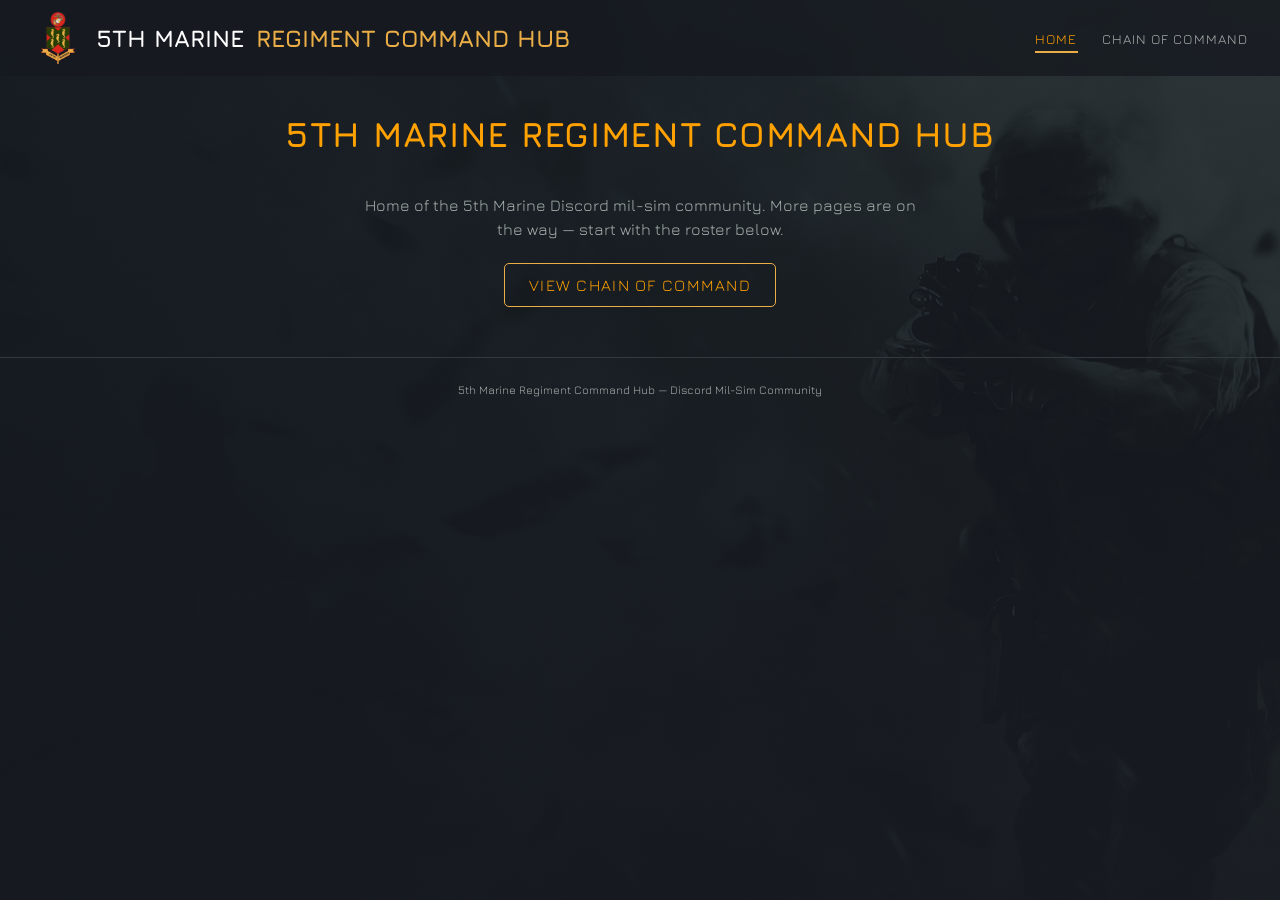
<file: index.html>
<!DOCTYPE html>
<html lang="en">
<head>
  <meta charset="UTF-8" />
  <meta name="viewport" content="width=device-width, initial-scale=1.0" />
  <title>5th Marine Regiment Command Hub</title>
  <link rel="stylesheet" href="assets/css/variables.css" />
  <link rel="stylesheet" href="assets/css/base.css" />
  <link rel="stylesheet" href="assets/css/layout.css" />
</head>
<body>
  <header class="site-header">
    <div class="site-header__brand">
      <img class="site-header__logo" src="assets/img/logo.png" alt="5th Marine Regiment crest" />
      5th Marine <span>Regiment Command Hub</span>
    </div>
    <nav>
      <ul class="site-nav">
        <li><a href="index.html" aria-current="page">Home</a></li>
        <li><a href="chain-of-command.html">Chain of Command</a></li>
      </ul>
    </nav>
  </header>

  <main class="page-shell" style="text-align: center;">
    <h1 class="page-title">5th Marine Regiment Command Hub</h1>
    <p style="color: var(--color-text-muted); max-width: 560px; margin: 0 auto var(--space-6);">
      Home of the 5th Marine Discord mil-sim community. More pages are on the way &mdash;
      start with the roster below.
    </p>
    <p>
      <a href="chain-of-command.html" style="font-family: var(--font-display); text-transform: uppercase; letter-spacing: 0.08em; color: var(--color-gold-bright); border: 1px solid var(--color-gold); padding: var(--space-3) var(--space-5); border-radius: var(--radius);">
        View Chain of Command
      </a>
    </p>
  </main>

  <footer class="site-footer">
    5th Marine Regiment Command Hub &mdash; Discord Mil-Sim Community
  </footer>
</body>
</html>
</file>
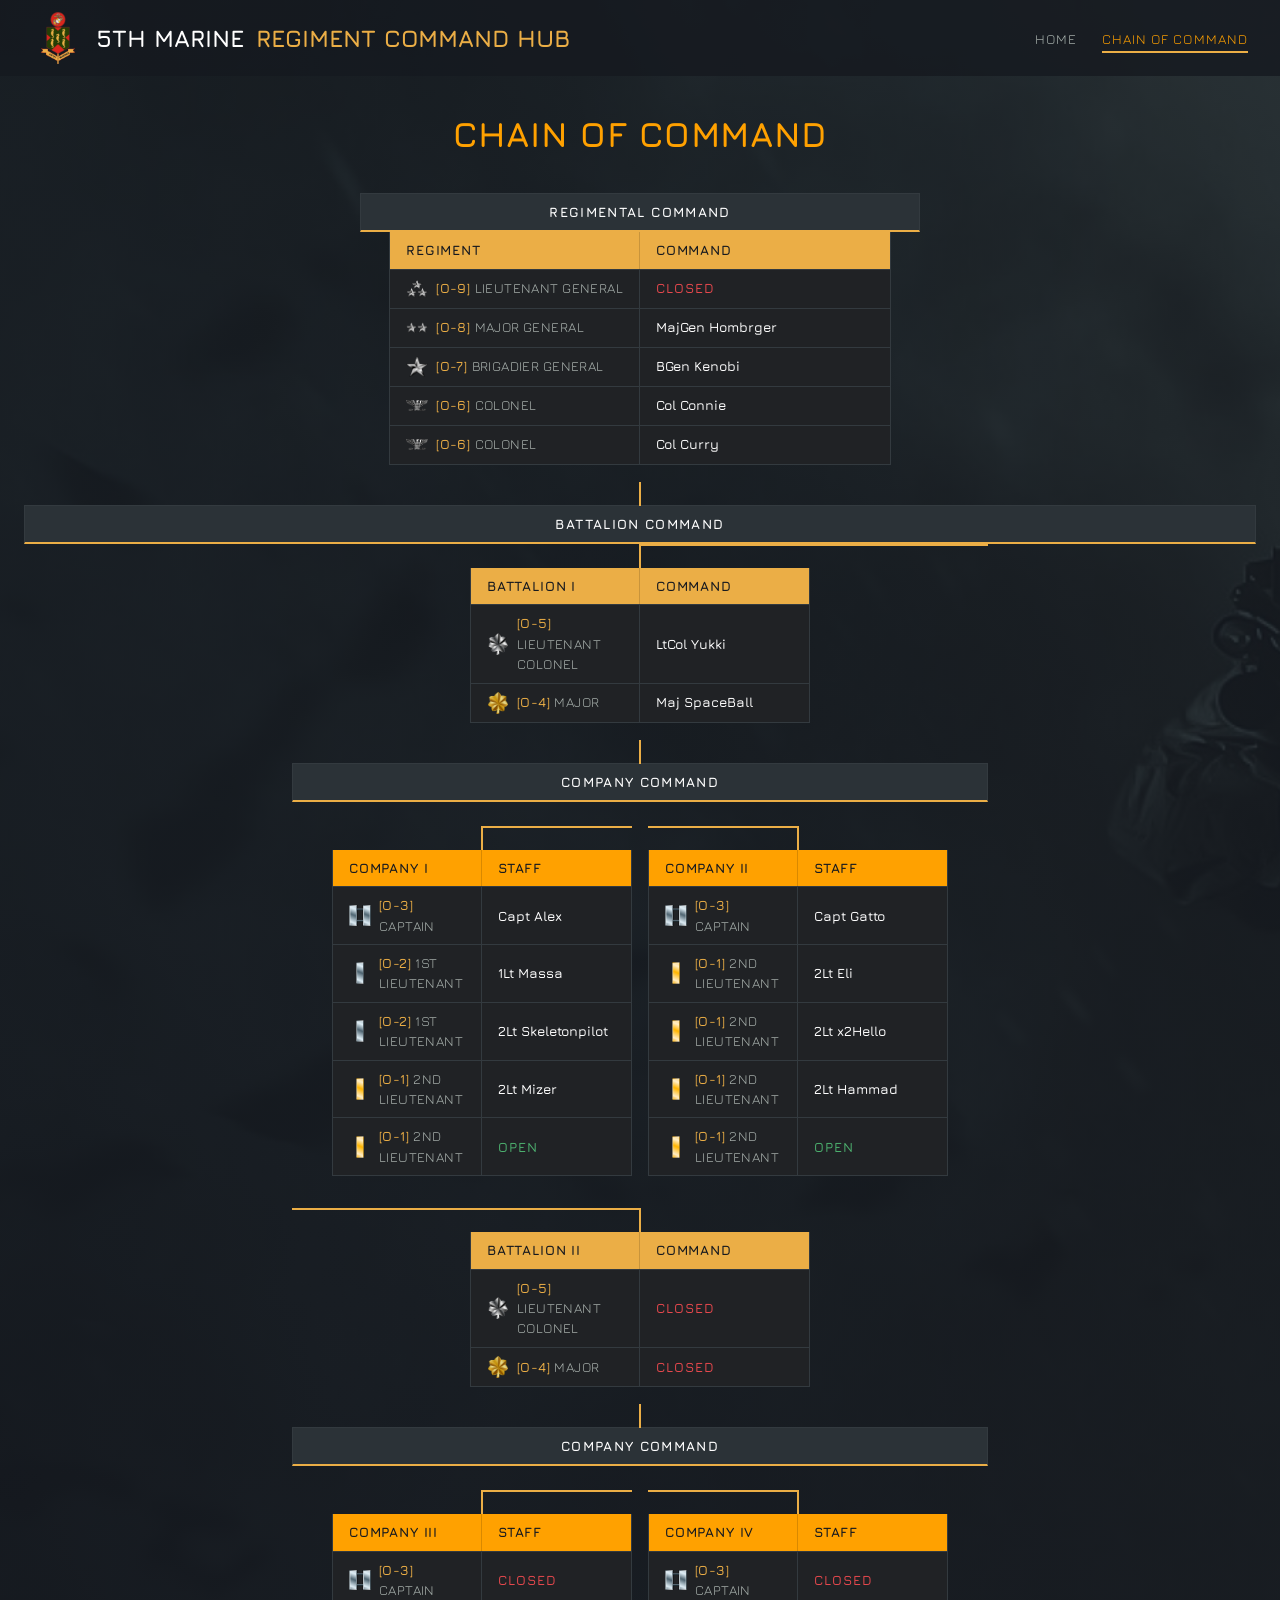
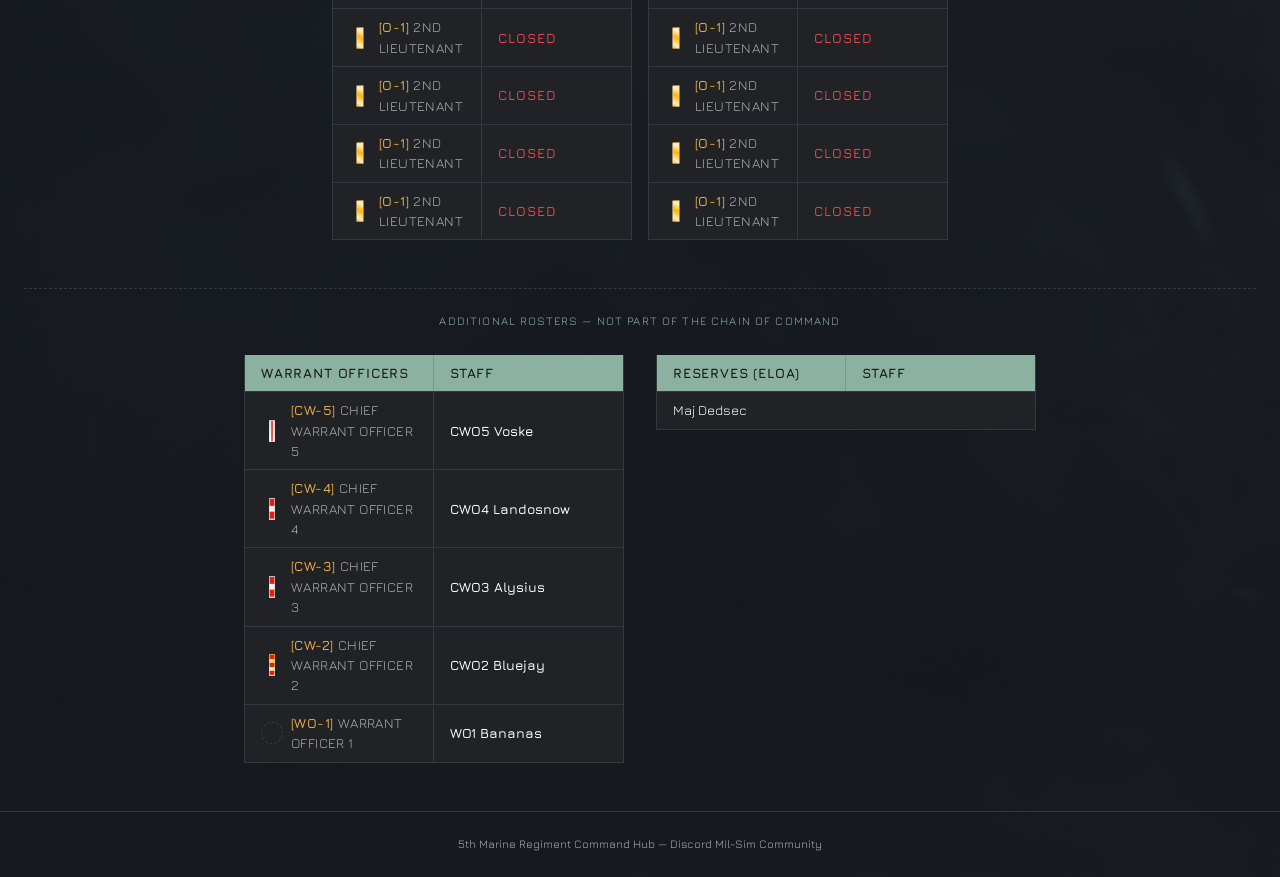
<file: chain-of-command.html>
<!DOCTYPE html>
<html lang="en">
<head>
  <meta charset="UTF-8" />
  <meta name="viewport" content="width=device-width, initial-scale=1.0" />
  <title>Chain of Command | 5th Marine Regiment Command Hub</title>
  <link rel="stylesheet" href="assets/css/variables.css" />
  <link rel="stylesheet" href="assets/css/base.css" />
  <link rel="stylesheet" href="assets/css/layout.css" />
  <link rel="stylesheet" href="assets/css/chain-of-command.css" />
</head>
<body>
  <header class="site-header">
    <div class="site-header__brand">
      <img class="site-header__logo" src="assets/img/logo.png" alt="5th Marine Regiment crest" />
      5th Marine <span>Regiment Command Hub</span>
    </div>
    <nav>
      <ul class="site-nav">
        <li><a href="index.html">Home</a></li>
        <li><a href="chain-of-command.html" aria-current="page">Chain of Command</a></li>
      </ul>
    </nav>
  </header>

  <main class="page-shell">
    <h1 class="page-title">Chain of Command</h1>
    <div id="coc-root"></div>
  </main>

  <footer class="site-footer">
    5th Marine Regiment Command Hub &mdash; Discord Mil-Sim Community
  </footer>

  <script src="assets/js/chain-of-command.js"></script>
</body>
</html>
</file>
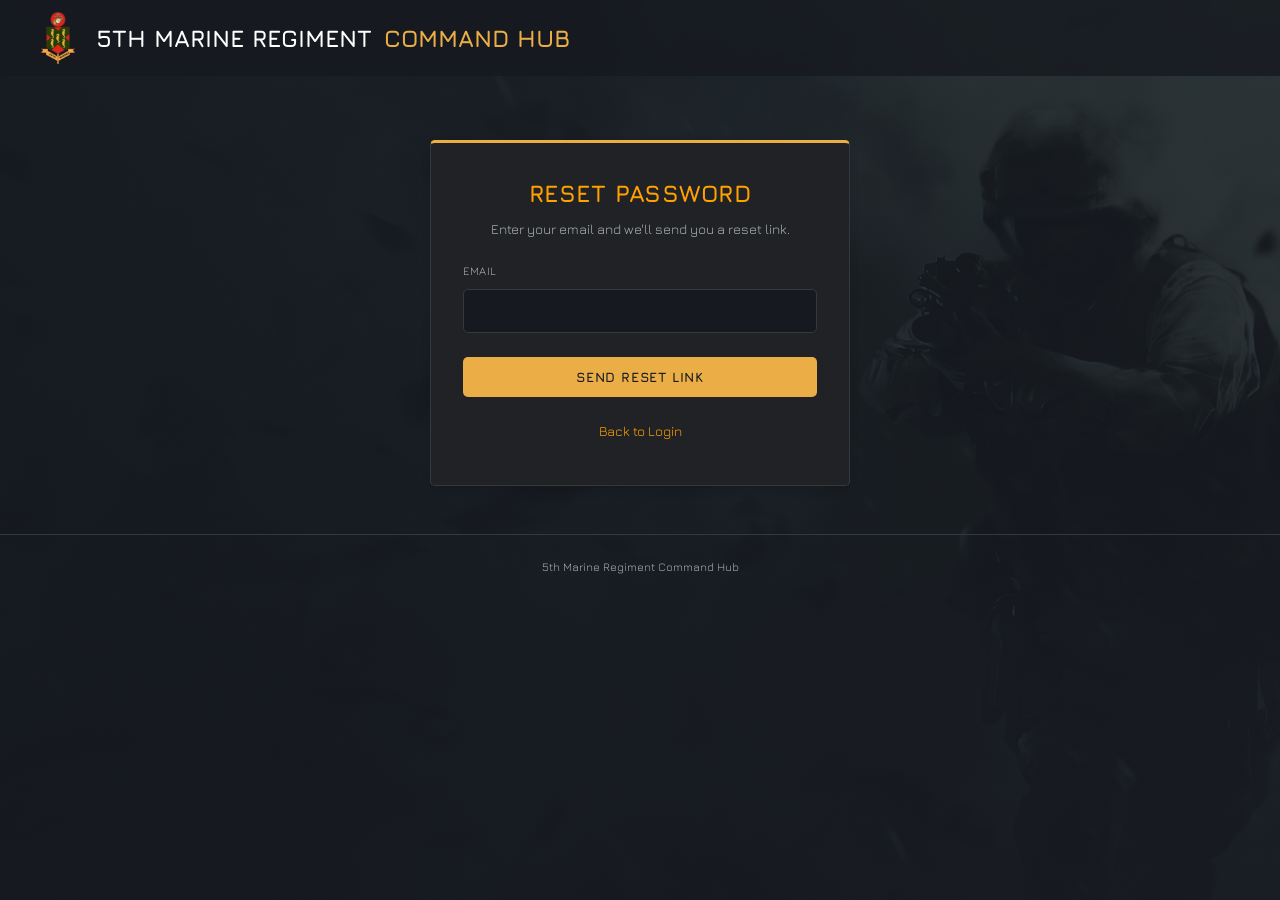
<file: public/reset-password.html>
<!DOCTYPE html>
<html lang="en">
<head>
  <meta charset="UTF-8" />
  <meta name="viewport" content="width=device-width, initial-scale=1.0" />
  <title>Reset Password | 5th Marine Regiment Command Hub</title>
  <link rel="stylesheet" href="assets/css/variables.css" />
  <link rel="stylesheet" href="assets/css/base.css" />
  <link rel="stylesheet" href="assets/css/layout.css" />
  <link rel="stylesheet" href="assets/css/auth.css" />
</head>
<body>
  <header class="site-header">
    <div class="site-header__brand">
      <img class="site-header__logo" src="assets/img/logo.png" alt="5th Marine Regiment crest" />
      5th Marine Regiment <span>Command Hub</span>
    </div>
  </header>

  <main class="page-shell">
    <div class="auth-shell">
      <div class="auth-card">
        <!-- Shown when there's no ?token= in the URL: request a reset link -->
        <div id="request-view">
          <h1 class="auth-card__title">Reset Password</h1>
          <p class="auth-card__subtitle">Enter your email and we'll send you a reset link.</p>
          <form id="request-form">
            <div class="auth-field">
              <label for="email">Email</label>
              <input type="email" id="email" name="email" autocomplete="email" required />
            </div>
            <button type="submit" class="auth-submit">Send Reset Link</button>
          </form>
        </div>

        <!-- Shown when a ?token= is present: set a new password -->
        <div id="confirm-view" style="display: none;">
          <h1 class="auth-card__title">Choose a New Password</h1>
          <form id="confirm-form">
            <div class="auth-field">
              <label for="new-password">New Password</label>
              <input type="password" id="new-password" name="newPassword" autocomplete="new-password" required minlength="8" />
            </div>
            <button type="submit" class="auth-submit">Set New Password</button>
          </form>
        </div>

        <div id="message" class="auth-message"></div>

        <p class="auth-links"><a href="login.html">Back to Login</a></p>
      </div>
    </div>
  </main>

  <footer class="site-footer">
    5th Marine Regiment Command Hub
  </footer>

  <script src="assets/js/api.js"></script>
  <script src="assets/js/reset-password.js"></script>
</body>
</html>
</file>
<file: assets/css/variables.css>
/* ===================================================================
   THEME VARIABLES
   Change colors, fonts, and spacing here to re-skin the entire site.
   Nothing below this file should ever have a hard-coded color/font.
   =================================================================== */
:root {
  /* --- Brand palette (matched to 5thmr.org) --- */
  --color-bg: #161920;
  --color-bg-panel: #202225;
  --color-bg-panel-raised: #2b3237;
  --color-header-bg: #161920cc;
  --color-gold: #ebae46;
  --color-gold-bright: #ffa100;
  --color-sage: #8db1a1;
  --color-text: #ffffff;
  --color-text-muted: #a9b2ae;
  --color-border: #333a3f;
  --color-open: #4caf6e;
  --color-closed: #e5484d;
  --color-filled: #ffffff;

  /* --- Typography --- */
  --font-display: "Jura", sans-serif;
  --font-body: "Jura", -apple-system, "Segoe UI", sans-serif;

  --fs-xs: 0.72rem;
  --fs-sm: 0.85rem;
  --fs-base: 1rem;
  --fs-md: 1.15rem;
  --fs-lg: 1.5rem;
  --fs-xl: 2.2rem;

  /* --- Spacing scale --- */
  --space-1: 4px;
  --space-2: 8px;
  --space-3: 12px;
  --space-4: 16px;
  --space-5: 24px;
  --space-6: 32px;
  --space-7: 48px;

  /* --- Misc --- */
  --radius: 5px;
  --connector-color: var(--color-gold);
  --shadow-card: 0 4px 8px rgba(0, 0, 0, 0.1);
  --max-content-width: 1400px;
}
</file>
<file: assets/css/base.css>
/* ===================================================================
   BASE / RESET
   Global element defaults shared by every page.
   =================================================================== */
@import url("https://fonts.googleapis.com/css2?family=Jura:wght@400;500;600;700&display=swap");

*,
*::before,
*::after {
  box-sizing: border-box;
}

html,
body {
  margin: 0;
  padding: 0;
}

body {
  background-color: var(--color-bg);
  color: var(--color-text);
  font-family: var(--font-body);
  font-size: var(--fs-base);
  line-height: 1.5;
  min-height: 100vh;
}

h1,
h2,
h3,
h4 {
  font-family: var(--font-display);
  margin: 0;
  letter-spacing: 0.02em;
}

p {
  margin: 0 0 var(--space-3);
}

a {
  color: var(--color-gold-bright);
  text-decoration: none;
}

a:hover {
  text-decoration: underline;
}

img {
  max-width: 100%;
  display: block;
}

button {
  font-family: var(--font-body);
  cursor: pointer;
}

.visually-hidden {
  position: absolute;
  width: 1px;
  height: 1px;
  overflow: hidden;
  clip: rect(0 0 0 0);
  white-space: nowrap;
}
</file>
<file: assets/css/layout.css>
/* ===================================================================
   LAYOUT
   Page shell shared by every page: background, nav bar, footer.
   Page-specific content styling lives in its own CSS file.
   =================================================================== */

body {
  background-image: linear-gradient(
      to bottom,
      rgba(22, 25, 32, 0.82),
      rgba(22, 25, 32, 0.94)
    ),
    url("../img/site-bg.jpg");
  background-size: cover;
  background-position: center top;
  background-repeat: no-repeat;
}

.site-header {
  display: flex;
  align-items: center;
  justify-content: space-between;
  gap: var(--space-4);
  padding: var(--space-3) var(--space-6);
  background-color: var(--color-header-bg);
  position: sticky;
  top: 0;
  z-index: 10;
}

.site-header__brand {
  display: flex;
  align-items: center;
  gap: var(--space-3);
  color: var(--color-text);
  font-family: var(--font-display);
  font-weight: 700;
  font-size: var(--fs-lg);
  text-transform: uppercase;
}

.site-header__logo {
  height: 52px;
  width: auto;
}

.site-header__brand span {
  color: var(--color-gold);
}

.site-nav {
  display: flex;
  gap: var(--space-5);
  list-style: none;
  margin: 0;
  padding: 0;
}

.site-nav a {
  color: var(--color-text-muted);
  font-family: var(--font-display);
  font-size: var(--fs-sm);
  text-transform: uppercase;
  letter-spacing: 0.08em;
  padding-bottom: var(--space-1);
  border-bottom: 2px solid transparent;
  transition: color 0.15s ease, border-color 0.15s ease;
}

.site-nav a:hover,
.site-nav a[aria-current="page"] {
  color: var(--color-gold-bright);
  text-decoration: none;
  border-bottom-color: var(--color-gold);
}

.page-shell {
  max-width: var(--max-content-width);
  margin: 0 auto;
  padding: var(--space-6) var(--space-5) var(--space-7);
}

.page-title {
  font-size: var(--fs-xl);
  text-transform: uppercase;
  color: var(--color-gold-bright);
  text-align: center;
  margin-bottom: var(--space-6);
}

.site-footer {
  text-align: center;
  padding: var(--space-5);
  color: var(--color-text-muted);
  font-size: var(--fs-xs);
  border-top: 1px solid var(--color-border);
}

@media (max-width: 720px) {
  .site-header {
    flex-direction: column;
    align-items: flex-start;
    gap: var(--space-3);
  }

  .site-header__brand {
    font-size: var(--fs-md);
    flex-wrap: wrap;
  }

  .site-nav {
    flex-wrap: wrap;
    gap: var(--space-4);
  }
}
</file>
<file: assets/css/chain-of-command.css>
/* ===================================================================
   CHAIN OF COMMAND PAGE
   Flat bordered tables + straight connector lines, styled after the
   unit's own reference spreadsheet: Regiment -> Battalions -> Companies,
   plus two standalone rosters (Warrant Officers, Reserves) that are NOT
   part of the connected hierarchy.
   =================================================================== */

.coc-tree {
  display: flex;
  flex-direction: column;
  align-items: center;
}

/* ---------- Tier label bars (e.g. "Battalion Command") ---------- */
.coc-tier-bar {
  width: 100%;
  max-width: 700px;
  background-color: var(--color-bg-panel-raised);
  border: 1px solid var(--color-border);
  border-bottom: 2px solid var(--color-gold);
  color: var(--color-text);
  font-family: var(--font-display);
  font-weight: 700;
  font-size: var(--fs-sm);
  text-transform: uppercase;
  letter-spacing: 0.1em;
  text-align: center;
  padding: var(--space-2);
  margin-top: var(--space-6);
}

.coc-tier-bar--top {
  max-width: 560px;
  margin-top: 0;
}

.coc-tier-bar--full {
  max-width: none;
}

/* Connecting stem from the table above into the next tier bar */
.coc-tier-bar:not(.coc-tier-bar--top) {
  position: relative;
  margin-top: 40px;
}

.coc-tier-bar:not(.coc-tier-bar--top)::before {
  content: "";
  position: absolute;
  bottom: 100%;
  left: 50%;
  width: 2px;
  height: 24px;
  background: var(--connector-color);
  transform: translateX(-50%);
}

/* ---------- Table (flat, bordered — not a card) ---------- */
.coc-table {
  background-color: var(--color-bg-panel);
  border: 1px solid var(--color-border);
  border-top: none;
  width: 100%;
}

.coc-table__header {
  display: grid;
  grid-template-columns: 1fr 1fr;
  font-family: var(--font-display);
  font-weight: 700;
  text-transform: uppercase;
  letter-spacing: 0.06em;
  font-size: var(--fs-sm);
}

.coc-table__header span {
  padding: var(--space-2) var(--space-4);
  color: #16191f;
}

.coc-table__header span:first-child {
  border-right: 1px solid rgba(0, 0, 0, 0.15);
}

.coc-table--regiment .coc-table__header,
.coc-table--battalion .coc-table__header {
  background-color: var(--color-gold);
}

.coc-table--company .coc-table__header {
  background-color: var(--color-gold-bright);
}

.coc-table--roster .coc-table__header {
  background-color: var(--color-sage);
}

.coc-row {
  display: grid;
  grid-template-columns: 1fr 1fr;
  align-items: center;
  border-top: 1px solid var(--color-border);
  font-size: var(--fs-sm);
}

.coc-row__rank {
  display: flex;
  align-items: center;
  gap: var(--space-2);
  color: var(--color-text-muted);
  text-transform: uppercase;
  letter-spacing: 0.03em;
  padding: var(--space-2) var(--space-4);
  border-right: 1px solid var(--color-border);
}

.coc-row__insignia {
  width: 22px;
  height: 22px;
  object-fit: contain;
  flex-shrink: 0;
}

.coc-row__insignia--placeholder {
  width: 22px;
  height: 22px;
  border: 1px dashed var(--color-border);
  border-radius: 50%;
  flex-shrink: 0;
}

.coc-row__code {
  color: var(--color-gold);
  font-weight: 600;
}

.coc-row__name {
  padding: var(--space-2) var(--space-4);
  font-weight: 600;
  color: var(--color-filled);
}

.coc-row__name--vacant {
  color: var(--color-open);
  text-transform: uppercase;
  font-family: var(--font-display);
  letter-spacing: 0.08em;
}

.coc-closed-label {
  color: var(--color-closed);
  text-transform: uppercase;
  font-family: var(--font-display);
  letter-spacing: 0.08em;
}

/* ---------- Regiment (top of tree) ---------- */
.coc-regiment {
  max-width: 560px;
}

/* ---------- Branch connectors (straight lines, like a flowchart) ---------- */
.coc-branch {
  display: flex;
  justify-content: center;
  flex-wrap: wrap;
  width: 100%;
}

.coc-branch--battalions {
  gap: var(--space-6);
}

.coc-branch--companies {
  gap: var(--space-4);
  padding-top: 24px;
}

.coc-branch-item {
  position: relative;
  padding-top: 24px;
  display: flex;
  flex-direction: column;
  align-items: center;
}

/* Battalion columns size to fit however many company cards they hold */
.coc-branch--battalions > .coc-branch-item {
  flex: 0 0 auto;
}

/* Individual company cards keep a fixed column width */
.coc-branch--companies > .coc-branch-item {
  flex: 0 0 300px;
}

.coc-branch-item::before {
  content: "";
  position: absolute;
  top: 0;
  left: 50%;
  width: 2px;
  height: 24px;
  background: var(--connector-color);
  transform: translateX(-50%);
}

.coc-branch-item::after {
  content: "";
  position: absolute;
  top: 0;
  left: 0;
  right: 0;
  height: 2px;
  background: var(--connector-color);
}

.coc-branch-item:first-child::after {
  left: 50%;
}

.coc-branch-item:last-child::after {
  right: 50%;
}

.coc-branch-item--only::after {
  content: none;
}

.coc-battalion-block {
  width: 100%;
  max-width: 700px;
  display: flex;
  flex-direction: column;
  align-items: center;
}

.coc-battalion-table,
.coc-company-table {
  max-width: 340px;
}

.coc-companies-wrap {
  width: 100%;
  display: flex;
  flex-direction: column;
  align-items: center;
}

/* ---------- Standalone rosters (Warrant Officers / Reserves) ---------- */
.coc-standalone-section {
  width: 100%;
  margin-top: var(--space-7);
  padding-top: var(--space-5);
  border-top: 1px dashed var(--color-border);
}

.coc-standalone-caption {
  text-align: center;
  color: var(--color-sage);
  font-family: var(--font-display);
  text-transform: uppercase;
  letter-spacing: 0.1em;
  font-size: var(--fs-xs);
  margin-bottom: var(--space-5);
}

.coc-standalone-row {
  display: flex;
  flex-wrap: wrap;
  justify-content: center;
  gap: var(--space-6);
  width: 100%;
}

.coc-standalone {
  max-width: 380px;
  flex: 1 1 320px;
}

.coc-roster-list {
  list-style: none;
  margin: 0;
  padding: 0;
}

.coc-roster-list li {
  padding: var(--space-2) var(--space-4);
  border-top: 1px solid var(--color-border);
  font-size: var(--fs-sm);
}

.coc-roster-empty {
  padding: var(--space-3) var(--space-4);
  color: var(--color-text-muted);
  font-size: var(--fs-sm);
  font-style: italic;
}

/* ---------- Responsive ---------- */
@media (max-width: 720px) {
  .coc-branch--battalions,
  .coc-branch--companies {
    flex-direction: column;
    align-items: center;
  }

  .coc-branch-item::after {
    content: none;
  }

  .coc-tier-bar--full {
    max-width: 700px;
  }
}
</file>
<file: public/assets/css/variables.css>
/* ===================================================================
   THEME VARIABLES
   Change colors, fonts, and spacing here to re-skin the entire site.
   Nothing below this file should ever have a hard-coded color/font.
   =================================================================== */
:root {
  /* --- Brand palette (matched to 5thmr.org) --- */
  --color-bg: #161920;
  --color-bg-panel: #202225;
  --color-bg-panel-raised: #2b3237;
  --color-header-bg: #161920cc;
  --color-gold: #ebae46;
  --color-gold-bright: #ffa100;
  --color-sage: #8db1a1;
  --color-text: #ffffff;
  --color-text-muted: #a9b2ae;
  --color-border: #333a3f;
  --color-open: #4caf6e;
  --color-closed: #e5484d;
  --color-filled: #ffffff;

  /* --- Typography --- */
  --font-display: "Jura", sans-serif;
  --font-body: "Jura", -apple-system, "Segoe UI", sans-serif;

  --fs-xs: 0.72rem;
  --fs-sm: 0.85rem;
  --fs-base: 1rem;
  --fs-md: 1.15rem;
  --fs-lg: 1.5rem;
  --fs-xl: 2.2rem;

  /* --- Spacing scale --- */
  --space-1: 4px;
  --space-2: 8px;
  --space-3: 12px;
  --space-4: 16px;
  --space-5: 24px;
  --space-6: 32px;
  --space-7: 48px;

  /* --- Misc --- */
  --radius: 5px;
  --connector-color: var(--color-gold);
  --shadow-card: 0 4px 8px rgba(0, 0, 0, 0.1);
  --max-content-width: 1400px;
}
</file>
<file: public/assets/css/base.css>
/* ===================================================================
   BASE / RESET
   Global element defaults shared by every page.
   =================================================================== */
@import url("https://fonts.googleapis.com/css2?family=Jura:wght@400;500;600;700&display=swap");

*,
*::before,
*::after {
  box-sizing: border-box;
}

html,
body {
  margin: 0;
  padding: 0;
}

body {
  background-color: var(--color-bg);
  color: var(--color-text);
  font-family: var(--font-body);
  font-size: var(--fs-base);
  line-height: 1.5;
  min-height: 100vh;
}

h1,
h2,
h3,
h4 {
  font-family: var(--font-display);
  margin: 0;
  letter-spacing: 0.02em;
}

p {
  margin: 0 0 var(--space-3);
}

a {
  color: var(--color-gold-bright);
  text-decoration: none;
}

a:hover {
  text-decoration: underline;
}

img {
  max-width: 100%;
  display: block;
}

button {
  font-family: var(--font-body);
  cursor: pointer;
}

.visually-hidden {
  position: absolute;
  width: 1px;
  height: 1px;
  overflow: hidden;
  clip: rect(0 0 0 0);
  white-space: nowrap;
}
</file>
<file: public/assets/css/layout.css>
/* ===================================================================
   LAYOUT
   Page shell shared by every page: background, nav bar, footer.
   Page-specific content styling lives in its own CSS file.
   =================================================================== */

body {
  background-image: linear-gradient(
      to bottom,
      rgba(22, 25, 32, 0.82),
      rgba(22, 25, 32, 0.94)
    ),
    url("../img/site-bg.jpg");
  background-size: cover;
  background-position: center top;
  background-repeat: no-repeat;
}

.site-header {
  display: flex;
  align-items: center;
  justify-content: space-between;
  gap: var(--space-4);
  padding: var(--space-3) var(--space-6);
  background-color: var(--color-header-bg);
  position: sticky;
  top: 0;
  z-index: 10;
}

.site-header__brand {
  display: flex;
  align-items: center;
  gap: var(--space-3);
  color: var(--color-text);
  font-family: var(--font-display);
  font-weight: 700;
  font-size: var(--fs-lg);
  text-transform: uppercase;
}

.site-header__logo {
  height: 52px;
  width: auto;
}

.site-header__brand span {
  color: var(--color-gold);
}

.site-nav {
  display: flex;
  gap: var(--space-5);
  list-style: none;
  margin: 0;
  padding: 0;
}

.site-nav a {
  color: var(--color-text-muted);
  font-family: var(--font-display);
  font-size: var(--fs-sm);
  text-transform: uppercase;
  letter-spacing: 0.08em;
  padding-bottom: var(--space-1);
  border-bottom: 2px solid transparent;
  transition: color 0.15s ease, border-color 0.15s ease;
}

.site-nav a:hover,
.site-nav a[aria-current="page"] {
  color: var(--color-gold-bright);
  text-decoration: none;
  border-bottom-color: var(--color-gold);
}

.page-shell {
  max-width: var(--max-content-width);
  margin: 0 auto;
  padding: var(--space-6) var(--space-5) var(--space-7);
}

.page-title {
  font-size: var(--fs-xl);
  text-transform: uppercase;
  color: var(--color-gold-bright);
  text-align: center;
  margin-bottom: var(--space-6);
}

.site-footer {
  text-align: center;
  padding: var(--space-5);
  color: var(--color-text-muted);
  font-size: var(--fs-xs);
  border-top: 1px solid var(--color-border);
}

@media (max-width: 720px) {
  .site-header {
    flex-direction: column;
    align-items: flex-start;
    gap: var(--space-3);
  }

  .site-header__brand {
    font-size: var(--fs-md);
    flex-wrap: wrap;
  }

  .site-nav {
    flex-wrap: wrap;
    gap: var(--space-4);
  }
}
</file>
<file: public/assets/css/auth.css>
/* ===================================================================
   AUTH PAGES
   Shared styling for login, setup, and reset-password forms.
   =================================================================== */

.auth-shell {
  display: flex;
  justify-content: center;
  padding-top: var(--space-6);
}

.auth-card {
  width: 100%;
  max-width: 420px;
  background-color: var(--color-bg-panel);
  border: 1px solid var(--color-border);
  border-top: 3px solid var(--color-gold);
  border-radius: var(--radius);
  box-shadow: var(--shadow-card);
  padding: var(--space-6);
}

.auth-card__title {
  font-size: var(--fs-lg);
  text-transform: uppercase;
  color: var(--color-gold-bright);
  text-align: center;
  margin-bottom: var(--space-2);
}

.auth-card__subtitle {
  text-align: center;
  color: var(--color-text-muted);
  font-size: var(--fs-sm);
  margin-bottom: var(--space-5);
}

.auth-field {
  margin-bottom: var(--space-4);
}

.auth-field label {
  display: block;
  font-family: var(--font-display);
  text-transform: uppercase;
  letter-spacing: 0.05em;
  font-size: var(--fs-xs);
  color: var(--color-text-muted);
  margin-bottom: var(--space-2);
}

.auth-field input,
.auth-field select {
  width: 100%;
  background-color: var(--color-bg);
  border: 1px solid var(--color-border);
  border-radius: var(--radius);
  color: var(--color-text);
  font-family: var(--font-body);
  font-size: var(--fs-base);
  padding: var(--space-3);
}

.auth-field input:focus,
.auth-field select:focus {
  outline: none;
  border-color: var(--color-gold);
}

.auth-submit {
  width: 100%;
  background-color: var(--color-gold);
  border: none;
  border-radius: var(--radius);
  color: #16191f;
  font-family: var(--font-display);
  font-weight: 700;
  text-transform: uppercase;
  letter-spacing: 0.06em;
  font-size: var(--fs-sm);
  padding: var(--space-3);
  margin-top: var(--space-2);
}

.auth-submit:hover {
  background-color: var(--color-gold-bright);
}

.auth-submit:disabled {
  opacity: 0.5;
}

.auth-message {
  margin-top: var(--space-4);
  padding: var(--space-3);
  border-radius: var(--radius);
  font-size: var(--fs-sm);
  text-align: center;
  display: none;
}

.auth-message--error {
  display: block;
  background-color: rgba(229, 72, 77, 0.12);
  border: 1px solid var(--color-closed);
  color: var(--color-closed);
}

.auth-message--success {
  display: block;
  background-color: rgba(76, 175, 110, 0.12);
  border: 1px solid var(--color-open);
  color: var(--color-open);
}

.auth-links {
  text-align: center;
  margin-top: var(--space-5);
  font-size: var(--fs-sm);
  color: var(--color-text-muted);
}
</file>
